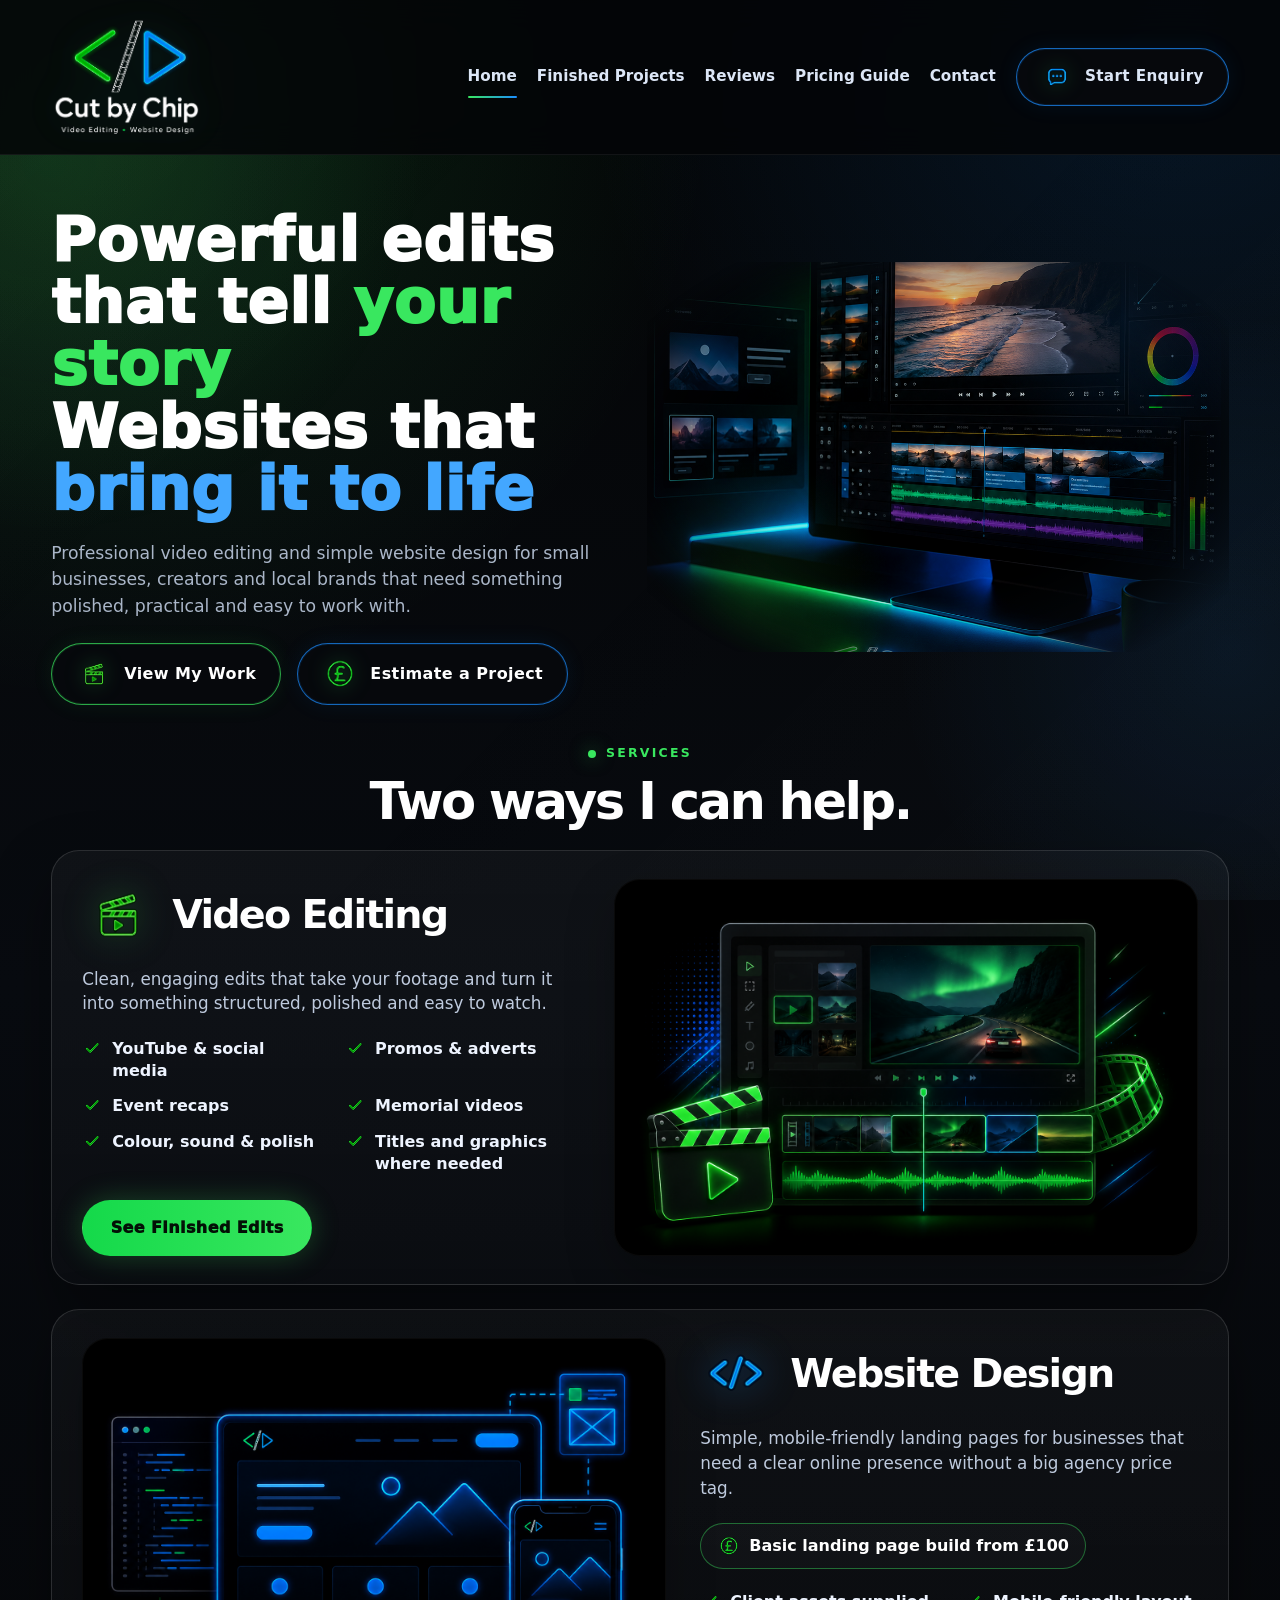
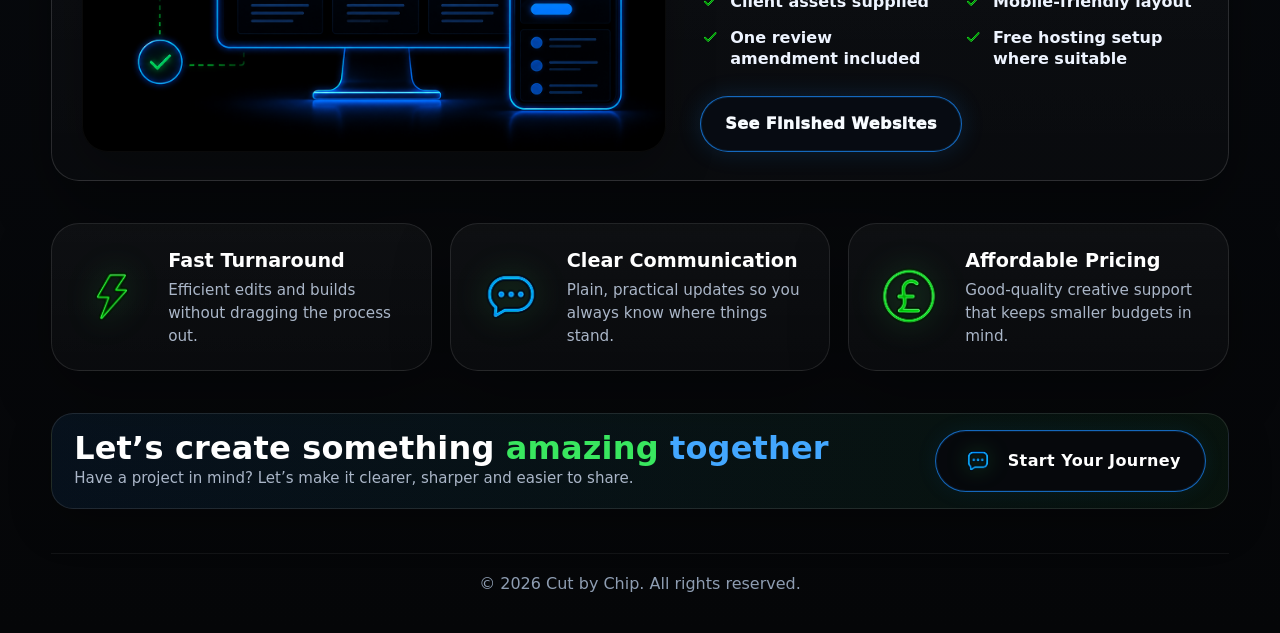
<file: index.html>
<!DOCTYPE html>
<html lang="en">
<head>
  <meta charset="UTF-8" />
  <meta name="viewport" content="width=device-width, initial-scale=1.0" />
  <title>Cut by Chip | Video Editing & Website Design</title>
  <meta name="description" content="Cut by Chip video editing and website design portfolio." />
  <link rel="stylesheet" href="styles.css" />
</head>
<body>
<header class="topbar">
  <div class="wrap nav">
    <a class="brand" href="index.html"><img src="assets/logo.png" alt="Cut by Chip logo"></a>
    <nav class="nav-links" aria-label="Main navigation">
      <a data-nav="home" href="index.html">Home</a>
      <a data-nav="work" href="work.html">Finished Projects</a>
      <a data-nav="reviews" href="reviews.html">Reviews</a>
      <a data-nav="pricing" href="pricing.html">Pricing Guide</a>
      <a data-nav="contact" href="contact.html">Contact</a>
      <a class="btn btn-outline-blue nav-cta" href="mailto:jameschipbutt@hotmail.com?subject=Cut%20by%20Chip%20Enquiry"><img src="assets/icon-message.png" alt="">Start Enquiry</a>
    </nav>
  </div>
</header>
<main class="home-main">
  <section class="hero">
    <div class="wrap hero-grid">
      <div class="hero-copy-panel">
        <h1 class="home-hero-title">
          <span>Powerful edits</span><br>
          <span>that tell <em class="green">your story</em></span><br>
          <span>Websites that</span><br>
          <span><em class="blue">bring it to life</em></span>
        </h1>
        <p class="hero-copy">Professional video editing and simple website design for small businesses, creators and local brands that need something polished, practical and easy to work with.</p>
        <div class="hero-actions">
          <a class="btn btn-outline-green" href="work.html?tab=video"><img src="assets/icon-clapper.png" alt="">View My Work</a>
          <a class="btn btn-outline-blue" href="pricing.html"><img src="assets/icon-pound.png" alt="">Estimate a Project</a>
        </div>
      </div>
      <div class="hero-visual" aria-label="Video editing hero image"></div>
    </div>
  </section>

  <section class="home-services">
    <div class="wrap">
      <div class="section-head home-services-head">
        <div class="kicker">Services</div>
        <h2 class="section-title">Two ways I can help.</h2>
      </div>

      <div class="home-service-stack">
        <article class="card home-service-card video-card-home">
          <div class="home-service-copy">
            <div class="service-title-row">
              <img src="assets/icon-clapper.png" alt="Video editing icon">
              <h3>Video Editing</h3>
            </div>
            <p>Clean, engaging edits that take your footage and turn it into something structured, polished and easy to watch.</p>
            <ul class="ticks home-tick-grid">
              <li><img src="assets/icon-check.png" alt="">YouTube &amp; social media</li>
              <li><img src="assets/icon-check.png" alt="">Promos &amp; adverts</li>
              <li><img src="assets/icon-check.png" alt="">Event recaps</li>
              <li><img src="assets/icon-check.png" alt="">Memorial videos</li>
              <li><img src="assets/icon-check.png" alt="">Colour, sound &amp; polish</li>
              <li><img src="assets/icon-check.png" alt="">Titles and graphics where needed</li>
            </ul>
            <a class="btn btn-home-green home-service-button" href="work.html?tab=video">See Finished Edits</a>
          </div>
          <div class="home-service-art home-video-art" aria-hidden="true"></div>
        </article>

        <article class="card home-service-card web-card-home">
          <div class="home-service-art home-web-art" aria-hidden="true"></div>
          <div class="home-service-copy">
            <div class="service-title-row">
              <img src="assets/icon-code.png" alt="Website design icon">
              <h3>Website Design</h3>
            </div>
            <p>Simple, mobile-friendly landing pages for businesses that need a clear online presence without a big agency price tag.</p>
            <div class="price-badge home-price-badge"><img src="assets/icon-pound.png" alt="">Basic landing page build from £100</div>
            <ul class="ticks home-tick-grid">
              <li><img src="assets/icon-check.png" alt="">Client assets supplied</li>
              <li><img src="assets/icon-check.png" alt="">Mobile-friendly layout</li>
              <li><img src="assets/icon-check.png" alt="">One review amendment included</li>
              <li><img src="assets/icon-check.png" alt="">Free hosting setup where suitable</li>
            </ul>
            <a class="btn btn-home-blue home-service-button" href="work.html?tab=web">See Finished Websites</a>
          </div>
        </article>
      </div>
    </div>
  </section>

  <section class="home-benefits">
    <div class="wrap benefit-grid">
      <article class="card benefit"><img src="assets/icon-lightning.png" alt="Fast turnaround icon"><div><h4>Fast Turnaround</h4><p>Efficient edits and builds without dragging the process out.</p></div></article>
      <article class="card benefit"><img src="assets/icon-chat.png" alt="Clear communication icon"><div><h4>Clear Communication</h4><p>Plain, practical updates so you always know where things stand.</p></div></article>
      <article class="card benefit"><img src="assets/icon-pound.png" alt="Affordable pricing icon"><div><h4>Affordable Pricing</h4><p>Good-quality creative support that keeps smaller budgets in mind.</p></div></article>
    </div>
  </section>

  <section class="thin-cta">
    <div class="wrap thin-cta-panel">
      <div><h2>Let’s create something <span class="green">amazing</span> <span class="blue">together</span></h2><p>Have a project in mind? Let’s make it clearer, sharper and easier to share.</p></div>
      <a class="btn btn-outline-blue" href="contact.html"><img src="assets/icon-message.png" alt="">Start Your Journey</a>
    </div>
  </section>
</main>
<footer class="footer">
  <div class="wrap footer-row footer-simple">
    <span>© 2026 Cut by Chip. All rights reserved.</span>
  </div>
</footer>
<script>document.querySelector('[data-nav="home"]')?.classList.add('active');</script>
<script src="script.js"></script>
</body>
</html>
</file>
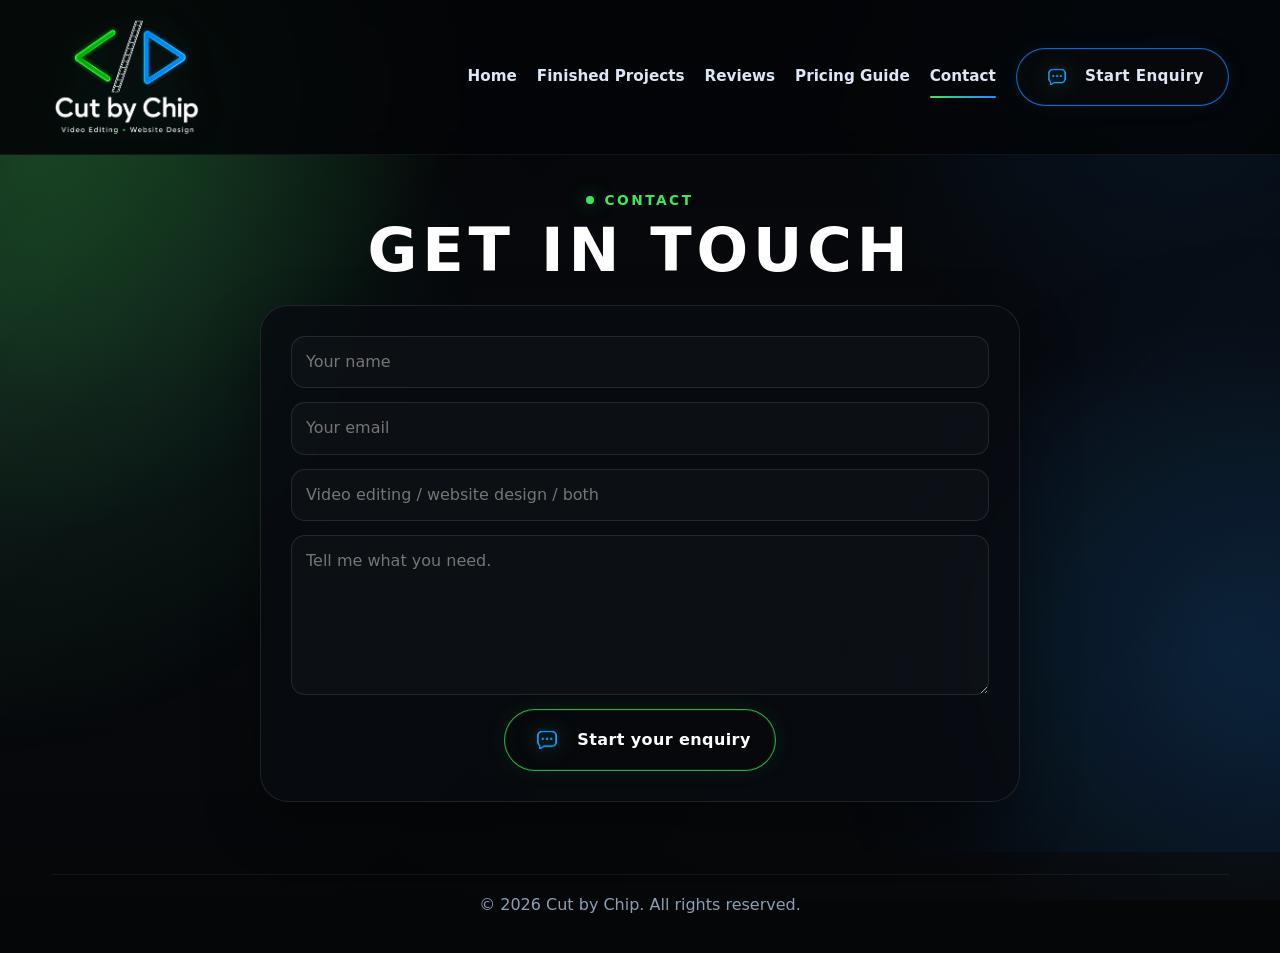
<file: contact.html>
<!DOCTYPE html>
<html lang="en">
<head>
  <meta charset="UTF-8" />
  <meta name="viewport" content="width=device-width, initial-scale=1.0" />
  <title>Cut by Chip | Contact</title>
  <meta name="description" content="Contact Cut by Chip." />
  <link rel="stylesheet" href="styles.css" />
</head>
<body>
<header class="topbar">
  <div class="wrap nav">
    <a class="brand" href="index.html"><img src="assets/logo.png" alt="Cut by Chip logo"></a>
    <nav class="nav-links" aria-label="Main navigation">
      <a data-nav="home" href="index.html">Home</a>
      <a data-nav="work" href="work.html">Finished Projects</a>
      <a data-nav="reviews" href="reviews.html">Reviews</a>
      <a data-nav="pricing" href="pricing.html">Pricing Guide</a>
      <a data-nav="contact" href="contact.html">Contact</a>
      <a class="btn btn-outline-blue nav-cta" href="mailto:jameschipbutt@hotmail.com?subject=Cut%20by%20Chip%20Enquiry"><img src="assets/icon-message.png" alt="">Start Enquiry</a>
    </nav>
  </div>
</header>
<main class="textured-page contact-page">
  <section class="page-hero compact">
    <div class="wrap page-head centered-page-head">
      <div><div class="kicker">Contact</div><h1>GET IN TOUCH</h1></div>
    </div>
  </section>
  <section class="section contact-section">
    <div class="wrap contact-one">
      <article class="card contact-card">
        <form id="contactForm" class="contact-form">
          <input id="name" required placeholder="Your name">
          <input id="email" type="email" required placeholder="Your email">
          <input id="service" placeholder="Video editing / website design / both">
          <textarea id="message" required placeholder="Tell me what you need."></textarea>
          <button class="btn btn-outline-green" type="submit"><img src="assets/icon-message.png" alt="">Start your enquiry</button>
        </form>
      </article>
    </div>
  </section>
</main>
<footer class="footer">
  <div class="wrap footer-row footer-simple">
    <span>© 2026 Cut by Chip. All rights reserved.</span>
  </div>
</footer>
<script>document.querySelector('[data-nav="contact"]')?.classList.add('active');</script>
<script src="script.js"></script>
</body>
</html>
</file>
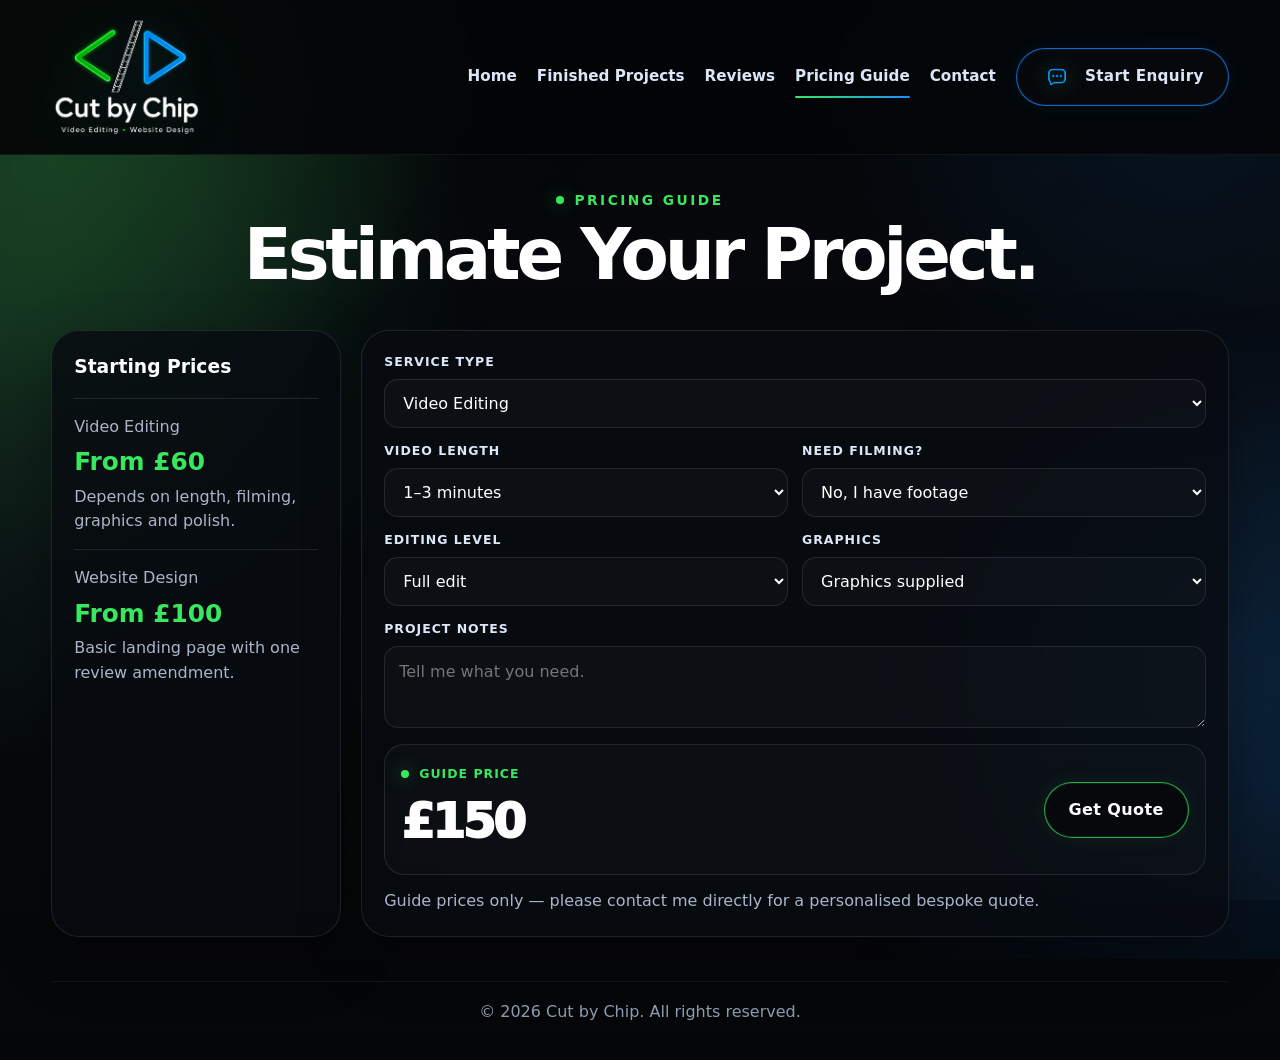
<file: pricing.html>
<!DOCTYPE html>
<html lang="en">
<head>
  <meta charset="UTF-8" />
  <meta name="viewport" content="width=device-width, initial-scale=1.0" />
  <title>Cut by Chip | Pricing Guide</title>
  <meta name="description" content="Cut by Chip pricing estimator." />
  <link rel="stylesheet" href="styles.css" />
</head>
<body>
<header class="topbar">
  <div class="wrap nav">
    <a class="brand" href="index.html"><img src="assets/logo.png" alt="Cut by Chip logo"></a>
    <nav class="nav-links" aria-label="Main navigation">
      <a data-nav="home" href="index.html">Home</a>
      <a data-nav="work" href="work.html">Finished Projects</a>
      <a data-nav="reviews" href="reviews.html">Reviews</a>
      <a data-nav="pricing" href="pricing.html">Pricing Guide</a>
      <a data-nav="contact" href="contact.html">Contact</a>
      <a class="btn btn-outline-blue nav-cta" href="mailto:jameschipbutt@hotmail.com?subject=Cut%20by%20Chip%20Enquiry"><img src="assets/icon-message.png" alt="">Start Enquiry</a>
    </nav>
  </div>
</header>
<main class="pricing-screen textured-page pricing-page">
  <section class="page-hero compact">
    <div class="wrap page-head centered-page-head">
      <div><div class="kicker">Pricing Guide</div><h1>Estimate Your Project.</h1></div>
    </div>
  </section>
  <section class="section" style="padding-bottom:18px">
    <div class="wrap pricing-layout">
      <aside class="card price-list">
        <h3>Starting Prices</h3>
        <div class="price-row"><span>Video Editing</span><strong>From £60</strong><span>Depends on length, filming, graphics and polish.</span></div>
        <div class="price-row"><span>Website Design</span><strong>From £100</strong><span>Basic landing page with one review amendment.</span></div>
      </aside>
      <div class="card estimator">
        <form id="priceForm" class="form-grid">
          <div class="field full"><label for="serviceType">Service Type</label><select id="serviceType"><option value="video">Video Editing</option><option value="web">Website Design</option></select></div>
          <div class="field video-field"><label for="videoLength">Video Length</label><select id="videoLength"><option value="60">Up to 60 seconds</option><option value="95" selected>1–3 minutes</option><option value="140">3–5 minutes</option><option value="220">5–10 minutes</option><option value="320">10+ minutes</option></select></div>
          <div class="field video-field"><label for="filming">Need Filming?</label><select id="filming"><option value="0" selected>No, I have footage</option><option value="100">Yes, basic local filming</option><option value="200">Yes, larger filming session</option></select></div>
          <div class="field video-field"><label for="editLevel">Editing Level</label><select id="editLevel"><option value="0">Basic tidy-up</option><option value="55" selected>Full edit</option><option value="110">Advanced polish</option></select></div>
          <div class="field video-field"><label for="graphics">Graphics</label><select id="graphics"><option value="0" selected>Graphics supplied</option><option value="40">Basic titles created</option><option value="90">Detailed graphics</option></select></div>
          <div class="field web-field hidden"><label for="webPackage">Website Package</label><select id="webPackage"><option value="100" selected>Basic landing page — £100</option></select></div>
          <div class="field web-field hidden"><label for="webRevision">Review Amendment</label><select id="webRevision"><option value="0" selected>1 included</option><option value="25">Additional amendment</option></select></div>
          <div class="field full"><label for="notes">Project Notes</label><textarea id="notes" placeholder="Tell me what you need."></textarea></div>
        </form>
        <div class="estimate-box"><div><div class="kicker" style="letter-spacing:.08em">Guide Price</div><div class="estimate-price" id="estimatePrice">£150</div></div><a class="btn btn-outline-green" id="quoteLink" href="mailto:jameschipbutt@hotmail.com?subject=Cut%20by%20Chip%20Quote%20Request">Get Quote</a></div>
        <p class="disclaimer">Guide prices only — please contact me directly for a personalised bespoke quote.</p>
      </div>
    </div>
  </section>
</main>
<footer class="footer">
  <div class="wrap footer-row footer-simple">
    <span>© 2026 Cut by Chip. All rights reserved.</span>
  </div>
</footer>
<script>document.querySelector('[data-nav="pricing"]')?.classList.add('active');</script>
<script src="script.js"></script>
</body>
</html>
</file>
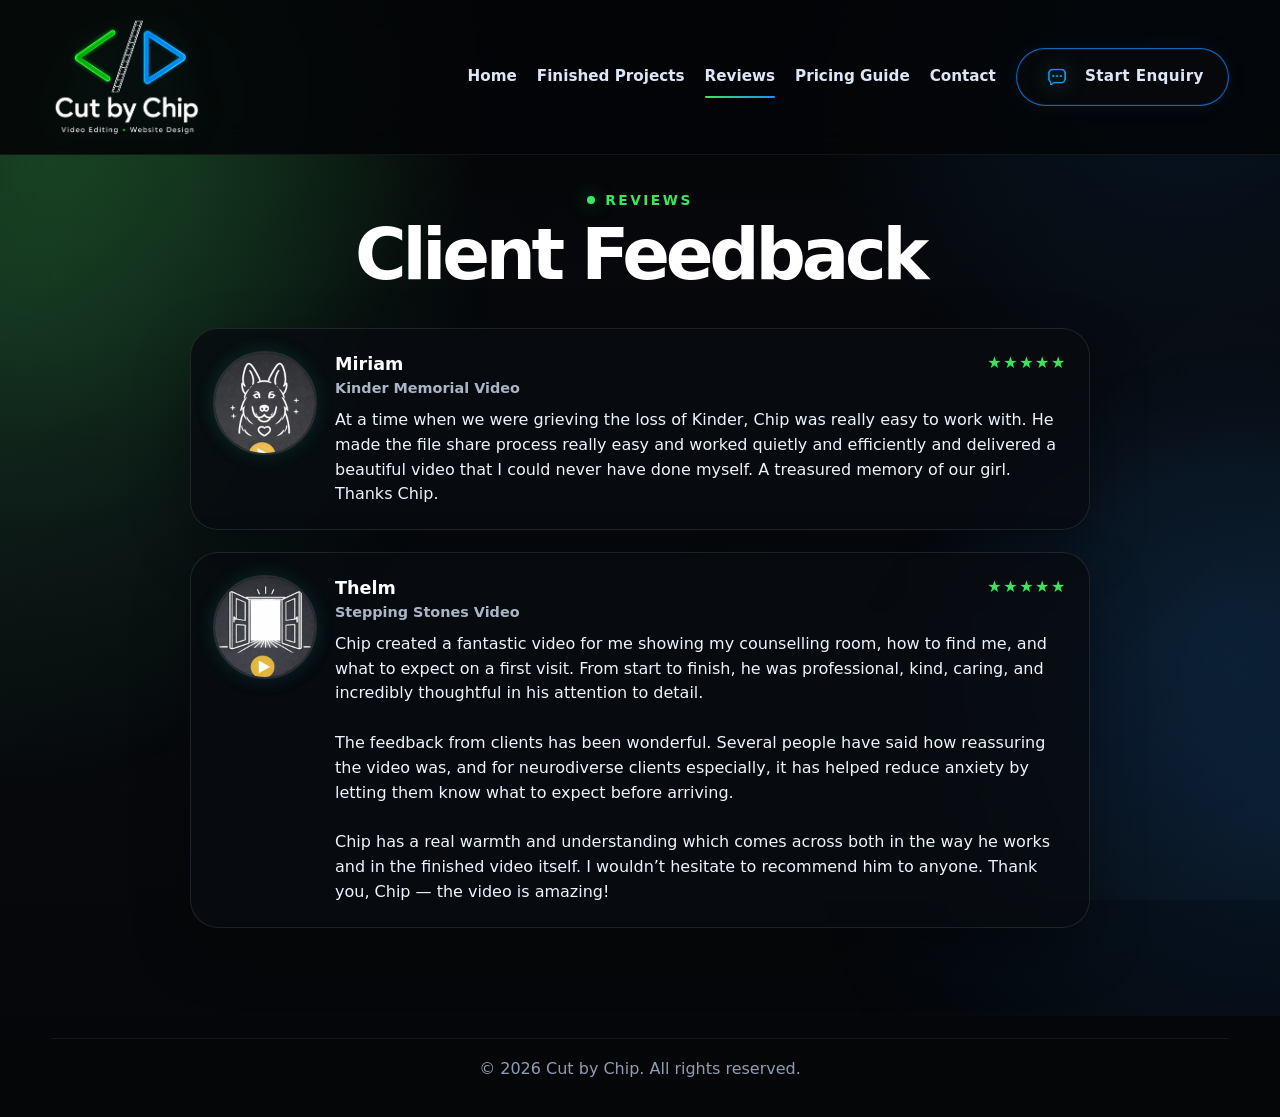
<file: reviews.html>
<!DOCTYPE html>
<html lang="en">
<head>
  <meta charset="UTF-8" />
  <meta name="viewport" content="width=device-width, initial-scale=1.0" />
  <title>Cut by Chip | Reviews</title>
  <meta name="description" content="Cut by Chip client reviews." />
  <link rel="stylesheet" href="styles.css" />
</head>
<body>
<header class="topbar">
  <div class="wrap nav">
    <a class="brand" href="index.html"><img src="assets/logo.png" alt="Cut by Chip logo"></a>
    <nav class="nav-links" aria-label="Main navigation">
      <a data-nav="home" href="index.html">Home</a>
      <a data-nav="work" href="work.html">Finished Projects</a>
      <a data-nav="reviews" href="reviews.html">Reviews</a>
      <a data-nav="pricing" href="pricing.html">Pricing Guide</a>
      <a data-nav="contact" href="contact.html">Contact</a>
      <a class="btn btn-outline-blue nav-cta" href="mailto:jameschipbutt@hotmail.com?subject=Cut%20by%20Chip%20Enquiry"><img src="assets/icon-message.png" alt="">Start Enquiry</a>
    </nav>
  </div>
</header>
<main class="reviews-shell textured-page reviews-page">
  <section class="page-hero compact">
    <div class="wrap page-head centered-page-head">
      <div><div class="kicker">Reviews</div><h1>Client Feedback</h1></div>
    </div>
  </section>
  <section class="section reviews-section">
    <div class="wrap reviews-scroll google-review-style">
      <article class="card review-card review-card-google">
        <img class="review-avatar" src="assets/review-kinder.png" alt="Kinder memorial artwork">
        <div class="review-content">
          <div class="review-topline"><div><strong>Miriam</strong><span>Kinder Memorial Video</span></div><div class="stars">★★★★★</div></div>
          <blockquote>At a time when we were grieving the loss of Kinder, Chip was really easy to work with. He made the file share process really easy and worked quietly and efficiently and delivered a beautiful video that I could never have done myself. A treasured memory of our girl. Thanks Chip.</blockquote>
        </div>
      </article>
      <article class="card review-card review-card-google">
        <img class="review-avatar" src="assets/review-stepping-stones.png" alt="Stepping Stones entrance artwork">
        <div class="review-content">
          <div class="review-topline"><div><strong>Thelm</strong><span>Stepping Stones Video</span></div><div class="stars">★★★★★</div></div>
          <blockquote>Chip created a fantastic video for me showing my counselling room, how to find me, and what to expect on a first visit. From start to finish, he was professional, kind, caring, and incredibly thoughtful in his attention to detail.<br><br>The feedback from clients has been wonderful. Several people have said how reassuring the video was, and for neurodiverse clients especially, it has helped reduce anxiety by letting them know what to expect before arriving.<br><br>Chip has a real warmth and understanding which comes across both in the way he works and in the finished video itself. I wouldn’t hesitate to recommend him to anyone. Thank you, Chip — the video is amazing!</blockquote>
        </div>
      </article>
    </div>
  </section>
</main>
<footer class="footer">
  <div class="wrap footer-row footer-simple">
    <span>© 2026 Cut by Chip. All rights reserved.</span>
  </div>
</footer>
<script>document.querySelector('[data-nav="reviews"]')?.classList.add('active');</script>
<script src="script.js"></script>
</body>
</html>
</file>
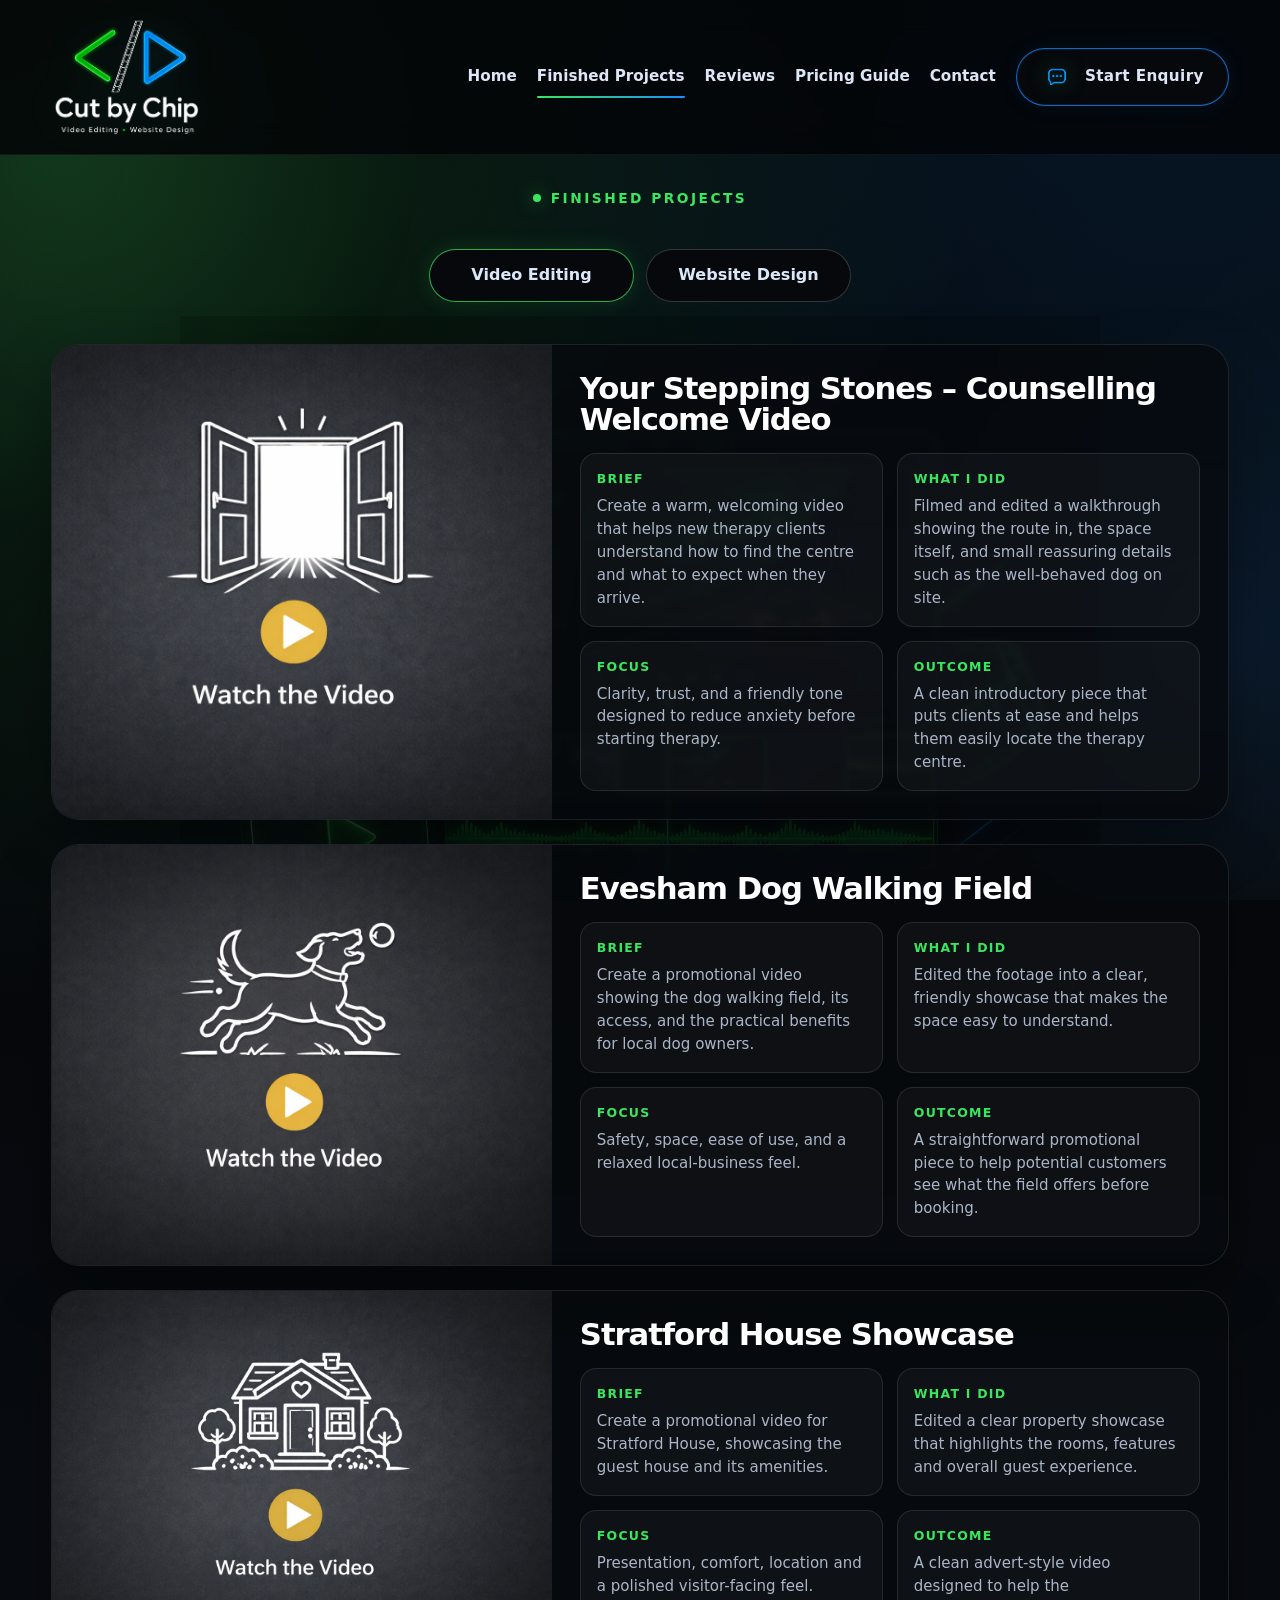
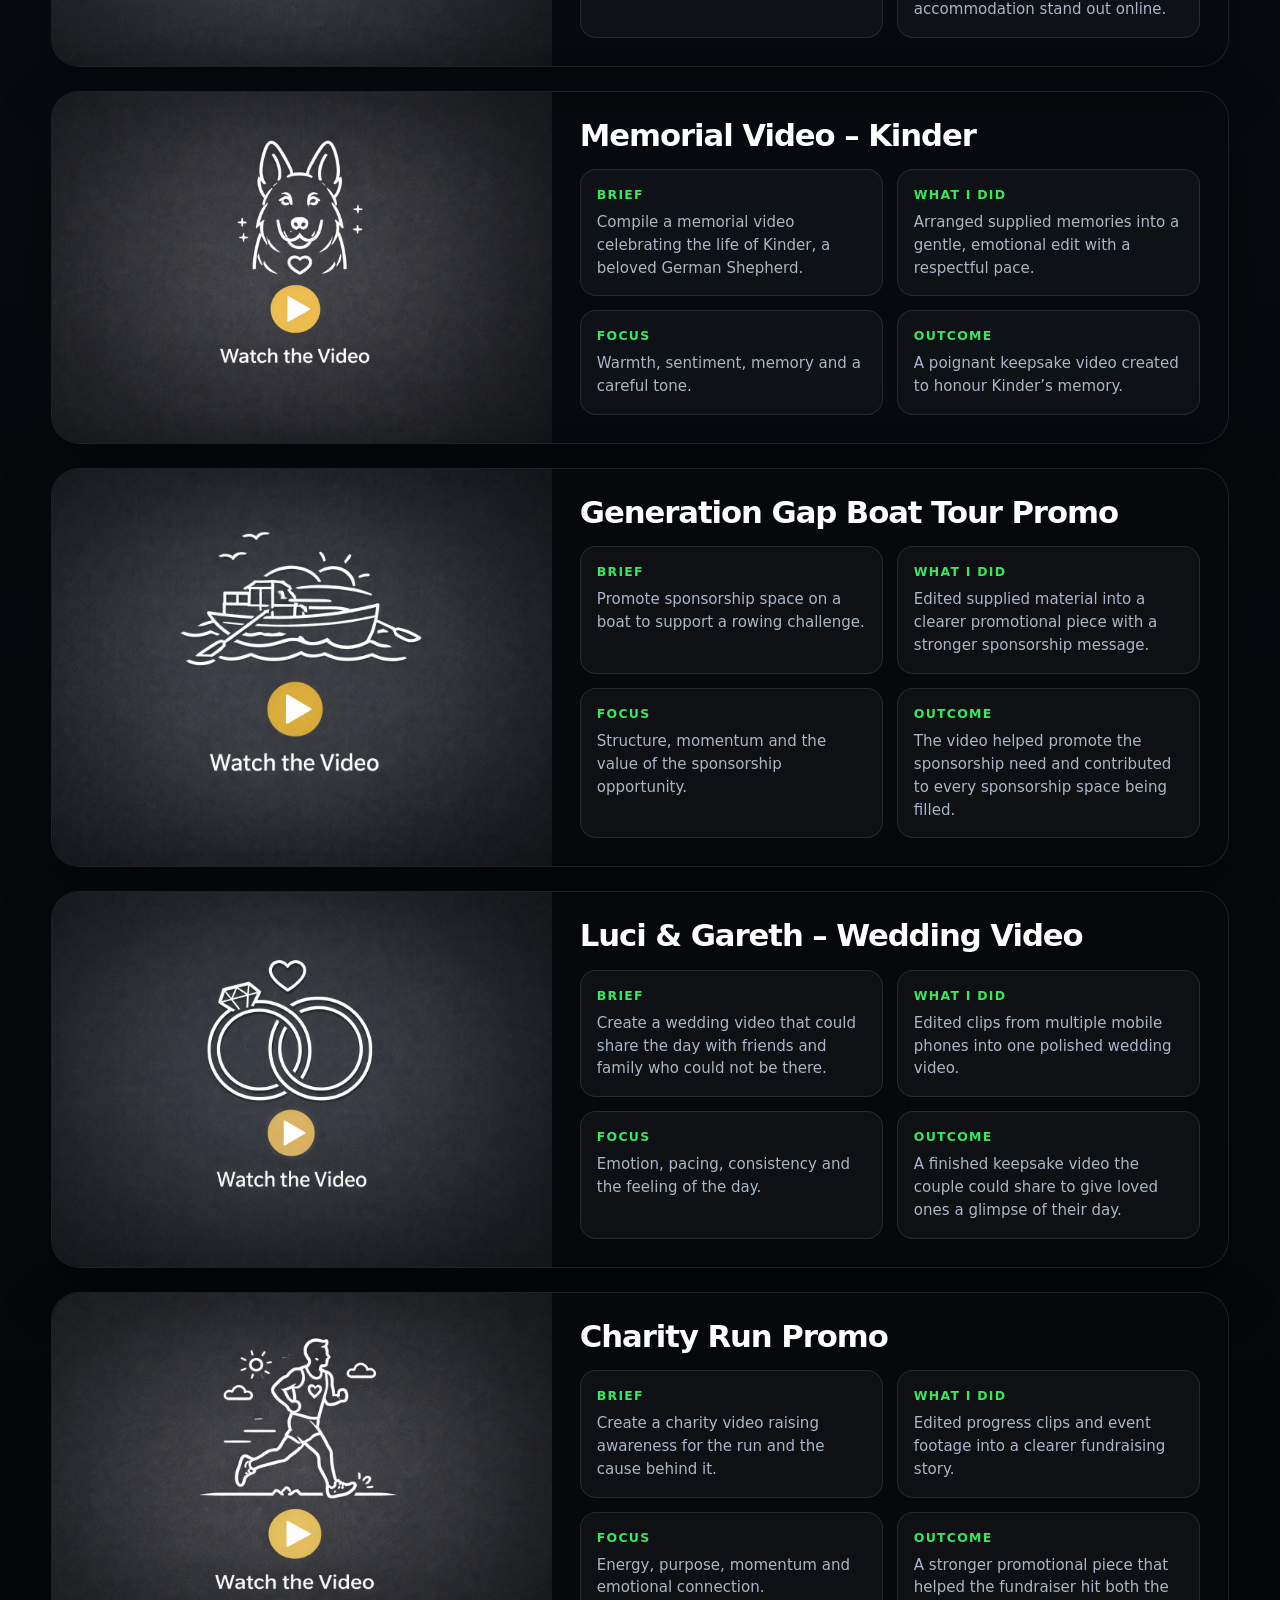
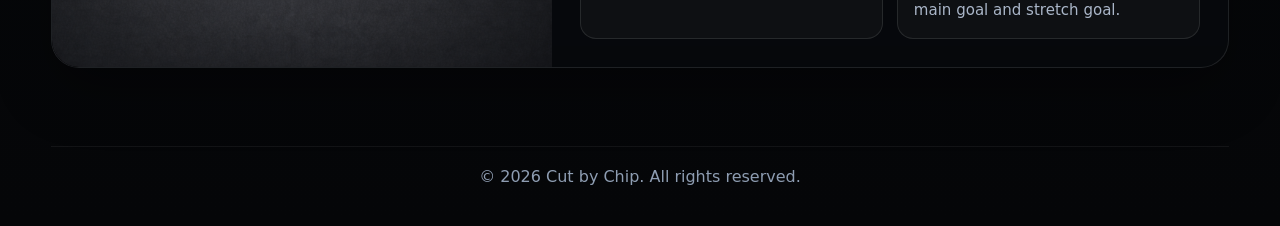
<file: work.html>
<!DOCTYPE html>
<html lang="en">
<head>
  <meta charset="UTF-8" />
  <meta name="viewport" content="width=device-width, initial-scale=1.0" />
  <title>Cut by Chip | Finished Projects</title>
  <meta name="description" content="Cut by Chip finished video editing and website design projects." />
  <link rel="stylesheet" href="styles.css" />
</head>
<body>
<header class="topbar">
  <div class="wrap nav">
    <a class="brand" href="index.html"><img src="assets/logo.png" alt="Cut by Chip logo"></a>
    <nav class="nav-links" aria-label="Main navigation">
      <a data-nav="home" href="index.html">Home</a>
      <a data-nav="work" href="work.html">Finished Projects</a>
      <a data-nav="reviews" href="reviews.html">Reviews</a>
      <a data-nav="pricing" href="pricing.html">Pricing Guide</a>
      <a data-nav="contact" href="contact.html">Contact</a>
      <a class="btn btn-outline-blue nav-cta" href="mailto:jameschipbutt@hotmail.com?subject=Cut%20by%20Chip%20Enquiry"><img src="assets/icon-message.png" alt="">Start Enquiry</a>
    </nav>
  </div>
</header>
<main>
  <section class="page-hero compact finished-projects-head">
    <div class="wrap page-head centered-page-head">
      <div><div class="kicker">Finished Projects</div></div>
    </div>
  </section>
  <section class="section">
    <div class="wrap">
      <div class="work-tabs centered-tabs" role="tablist" aria-label="Work categories">
        <button class="tab-btn active" type="button" data-tab="video">Video Editing</button>
        <button class="tab-btn" type="button" data-tab="web">Website Design</button>
      </div>
      <div id="video" class="tab-panel active work-bg video-bg" role="tabpanel">
        <div class="portfolio-grid">
          <article class="card project">
            <div class="project-media"><button class="video-thumb open-video" type="button" data-title="Your Stepping Stones – Counselling Welcome Video" data-video="https://drive.google.com/file/d/1EbyOdz7UIJeAGkJyK-dYZmCHDOv0X0n6/preview" data-ratio="portrait"><img src="assets/Stepping Stones Entry Video - V1.png" alt="Thumbnail for Your Stepping Stones counselling welcome video"></button></div>
            <div class="project-body"><h3 class="project-title">Your Stepping Stones – Counselling Welcome Video</h3><div class="project-grid">
              <div class="project-box"><h4>Brief</h4><p>Create a warm, welcoming video that helps new therapy clients understand how to find the centre and what to expect when they arrive.</p></div>
              <div class="project-box"><h4>What I did</h4><p>Filmed and edited a walkthrough showing the route in, the space itself, and small reassuring details such as the well-behaved dog on site.</p></div>
              <div class="project-box"><h4>Focus</h4><p>Clarity, trust, and a friendly tone designed to reduce anxiety before starting therapy.</p></div>
              <div class="project-box"><h4>Outcome</h4><p>A clean introductory piece that puts clients at ease and helps them easily locate the therapy centre.</p></div>
            </div></div>
          </article>

          <article class="card project">
            <div class="project-media"><button class="video-thumb open-video" type="button" data-title="Evesham Dog Walking Field" data-video="https://drive.google.com/file/d/17RS3FLET6fv_cbbs9uE1Owv-VKmG5P88/preview" data-ratio="landscape"><img src="assets/Evesham Dog Walking Field.png" alt="Thumbnail for Evesham Dog Walking Field"></button></div>
            <div class="project-body"><h3 class="project-title">Evesham Dog Walking Field</h3><div class="project-grid">
              <div class="project-box"><h4>Brief</h4><p>Create a promotional video showing the dog walking field, its access, and the practical benefits for local dog owners.</p></div>
              <div class="project-box"><h4>What I did</h4><p>Edited the footage into a clear, friendly showcase that makes the space easy to understand.</p></div>
              <div class="project-box"><h4>Focus</h4><p>Safety, space, ease of use, and a relaxed local-business feel.</p></div>
              <div class="project-box"><h4>Outcome</h4><p>A straightforward promotional piece to help potential customers see what the field offers before booking.</p></div>
            </div></div>
          </article>

          <article class="card project">
            <div class="project-media"><button class="video-thumb open-video" type="button" data-title="Stratford House Showcase" data-video="https://drive.google.com/file/d/1gGcUlahpTm7bW4P-dLCfvPLK-rkNEK5A/preview" data-ratio="landscape"><img src="assets/Stratford House Avert.png" alt="Thumbnail for Stratford House Showcase"></button></div>
            <div class="project-body"><h3 class="project-title">Stratford House Showcase</h3><div class="project-grid">
              <div class="project-box"><h4>Brief</h4><p>Create a promotional video for Stratford House, showcasing the guest house and its amenities.</p></div>
              <div class="project-box"><h4>What I did</h4><p>Edited a clear property showcase that highlights the rooms, features and overall guest experience.</p></div>
              <div class="project-box"><h4>Focus</h4><p>Presentation, comfort, location and a polished visitor-facing feel.</p></div>
              <div class="project-box"><h4>Outcome</h4><p>A clean advert-style video designed to help the accommodation stand out online.</p></div>
            </div></div>
          </article>

          <article class="card project">
            <div class="project-media"><button class="video-thumb open-video" type="button" data-title="Memorial Video – Kinder" data-video="https://drive.google.com/file/d/1UpvSkLxGGR1I4c-qPZ8_9NTL_9-y2vKw/preview" data-ratio="portrait"><img src="assets/Kinder Cauvin - 27.10.2021.png" alt="Thumbnail for Memorial Video – Kinder"></button></div>
            <div class="project-body"><h3 class="project-title">Memorial Video – Kinder</h3><div class="project-grid">
              <div class="project-box"><h4>Brief</h4><p>Compile a memorial video celebrating the life of Kinder, a beloved German Shepherd.</p></div>
              <div class="project-box"><h4>What I did</h4><p>Arranged supplied memories into a gentle, emotional edit with a respectful pace.</p></div>
              <div class="project-box"><h4>Focus</h4><p>Warmth, sentiment, memory and a careful tone.</p></div>
              <div class="project-box"><h4>Outcome</h4><p>A poignant keepsake video created to honour Kinder’s memory.</p></div>
            </div></div>
          </article>

          <article class="card project">
            <div class="project-media"><button class="video-thumb open-video" type="button" data-title="Generation Gap Boat Tour Promo" data-video="https://drive.google.com/file/d/13VmWJvdCIgjOQJO21zvY0tBAI-9WvF_C/preview" data-ratio="landscape"><img src="assets/Generation Gap Boat Tour V2.png" alt="Thumbnail for Generation Gap Boat Tour Promo"></button></div>
            <div class="project-body"><h3 class="project-title">Generation Gap Boat Tour Promo</h3><div class="project-grid">
              <div class="project-box"><h4>Brief</h4><p>Promote sponsorship space on a boat to support a rowing challenge.</p></div>
              <div class="project-box"><h4>What I did</h4><p>Edited supplied material into a clearer promotional piece with a stronger sponsorship message.</p></div>
              <div class="project-box"><h4>Focus</h4><p>Structure, momentum and the value of the sponsorship opportunity.</p></div>
              <div class="project-box"><h4>Outcome</h4><p>The video helped promote the sponsorship need and contributed to every sponsorship space being filled.</p></div>
            </div></div>
          </article>

          <article class="card project">
            <div class="project-media"><button class="video-thumb open-video" type="button" data-title="Luci & Gareth – Wedding Video" data-video="https://drive.google.com/file/d/11SB8SGtIt9UQn6nVxgYTV30zDntxe753/preview" data-ratio="landscape"><img src="assets/Luci & Gareth's Wedding Video.png" alt="Thumbnail for Luci and Gareth wedding video"></button></div>
            <div class="project-body"><h3 class="project-title">Luci &amp; Gareth – Wedding Video</h3><div class="project-grid">
              <div class="project-box"><h4>Brief</h4><p>Create a wedding video that could share the day with friends and family who could not be there.</p></div>
              <div class="project-box"><h4>What I did</h4><p>Edited clips from multiple mobile phones into one polished wedding video.</p></div>
              <div class="project-box"><h4>Focus</h4><p>Emotion, pacing, consistency and the feeling of the day.</p></div>
              <div class="project-box"><h4>Outcome</h4><p>A finished keepsake video the couple could share to give loved ones a glimpse of their day.</p></div>
            </div></div>
          </article>

          <article class="card project">
            <div class="project-media"><button class="video-thumb open-video" type="button" data-title="Charity Run Promo" data-video="https://drive.google.com/file/d/1moEB5-IuMwiAC7WVwQLJJOEQ_XvR8FWo/preview" data-ratio="square"><img src="assets/Simon's 24 Hour Run.png" alt="Thumbnail for Charity Run Promo"></button></div>
            <div class="project-body"><h3 class="project-title">Charity Run Promo</h3><div class="project-grid">
              <div class="project-box"><h4>Brief</h4><p>Create a charity video raising awareness for the run and the cause behind it.</p></div>
              <div class="project-box"><h4>What I did</h4><p>Edited progress clips and event footage into a clearer fundraising story.</p></div>
              <div class="project-box"><h4>Focus</h4><p>Energy, purpose, momentum and emotional connection.</p></div>
              <div class="project-box"><h4>Outcome</h4><p>A stronger promotional piece that helped the fundraiser hit both the main goal and stretch goal.</p></div>
            </div></div>
          </article>
        </div>
      </div>

      <div id="web" class="tab-panel work-bg web-bg" role="tabpanel">
        <div class="web-grid">
          <article class="card web-showcase">
            <div class="web-preview"><iframe src="https://angelsanddemonspiercing.netlify.app/" title="Angels and Demons Piercing Studio website preview"></iframe></div>
            <h3>Angels &amp; Demons Piercing Studio</h3>
            <p>A clean, mobile-friendly website built for a local piercing studio, focused on clear contact routes, reviews, location details and a simple booking journey.</p>
            <div class="price-badge"><img src="assets/icon-pound.png" alt="">Basic landing page style build from £100</div>
            <ul class="ticks">
              <li><img src="assets/icon-check.png" alt="">Mobile-friendly layout</li>
              <li><img src="assets/icon-check.png" alt="">Clear service presentation</li>
              <li><img src="assets/icon-check.png" alt="">Free hosting service used</li>
              <li><img src="assets/icon-check.png" alt="">Client-focused contact buttons</li>
            </ul>
            <a class="btn btn-outline-blue" href="https://angelsanddemonspiercing.netlify.app/" target="_blank" rel="noopener"><img src="assets/icon-code.png" alt="">View Live Website</a>
          </article>
          <article class="card web-showcase">
            <div class="web-preview static" style="background-image:url('assets/service-web.png')"></div>
            <h3>Basic Landing Page Package</h3>
            <p>A straightforward one-page website for small businesses, local services and personal brands who need a cleaner online presence.</p>
            <div class="price-badge"><img src="assets/icon-pound.png" alt="">Guide price: £100</div>
            <ul class="ticks">
              <li><img src="assets/icon-check.png" alt="">Client assets supplied</li>
              <li><img src="assets/icon-check.png" alt="">One review amendment included</li>
              <li><img src="assets/icon-check.png" alt="">Clear call-to-action</li>
              <li><img src="assets/icon-check.png" alt="">Free hosting setup where suitable</li>
            </ul>
          </article>
        </div>
      </div>
    </div>
  </section>
  <div class="modal" id="videoModal" aria-hidden="true"><div class="modal-panel" id="modalPanel"><div class="modal-top"><h3 class="modal-title" id="modalTitle">Video Viewer</h3><button class="modal-close" id="closeModal" type="button">Close</button></div><div class="modal-video landscape" id="modalVideo"></div></div></div>
</main>
<footer class="footer">
  <div class="wrap footer-row footer-simple">
    <span>© 2026 Cut by Chip. All rights reserved.</span>
  </div>
</footer>
<script>document.querySelector('[data-nav="work"]')?.classList.add('active');</script>
<script src="script.js"></script>
</body>
</html>
</file>
<file: styles.css>
:root{
  --bg:#050608;
  --bg2:#080b10;
  --panel:#0b0f16;
  --panel2:#101720;
  --line:rgba(255,255,255,.10);
  --line2:rgba(255,255,255,.18);
  --text:#fff;
  --muted:#aab6c8;
  --green:#39e75f;
  --green2:#12c940;
  --blue:#1b8dff;
  --blue2:#43a7ff;
  --radius:28px;
  --max:1180px;
}
*{box-sizing:border-box}
html{scroll-behavior:smooth}
body{margin:0;font-family:Inter,system-ui,-apple-system,BlinkMacSystemFont,"Segoe UI",sans-serif;background:radial-gradient(circle at 8% 4%,rgba(57,231,95,.14),transparent 25%),radial-gradient(circle at 92% 2%,rgba(27,141,255,.13),transparent 24%),linear-gradient(180deg,#030405,#080b10 44%,#050608);color:var(--text);line-height:1.52}
img{max-width:100%;display:block}a{color:inherit;text-decoration:none}button,input,select,textarea{font:inherit}.wrap{width:min(92vw,var(--max));margin:0 auto}.green{color:var(--green)}.blue{color:var(--blue2)}
.topbar{position:sticky;top:0;z-index:50;background:rgba(4,5,7,.86);border-bottom:1px solid rgba(255,255,255,.06);backdrop-filter:blur(16px)}
.nav{min-height:96px;display:flex;align-items:center;justify-content:space-between;gap:20px;padding:10px 0}.brand img{height:74px;width:auto;filter:drop-shadow(0 0 18px rgba(57,231,95,.10)) drop-shadow(0 0 18px rgba(27,141,255,.10))}.nav-links{display:flex;align-items:center;gap:24px;flex-wrap:wrap}.nav-links a{color:#dce6f6;font-weight:760;font-size:.95rem;position:relative}.nav-links a.active::after,.nav-links a:not(.btn):hover::after{content:"";position:absolute;left:0;right:0;bottom:-9px;height:2px;border-radius:999px;background:linear-gradient(90deg,var(--green),var(--blue))}
.btn{display:inline-flex;align-items:center;justify-content:center;gap:10px;min-height:48px;padding:12px 22px;border-radius:999px;border:1.5px solid var(--line);font-weight:850;cursor:pointer;transition:.18s ease;white-space:nowrap;background:#06080c;color:#fff}.btn:hover{transform:translateY(-2px);box-shadow:0 18px 34px rgba(0,0,0,.28)}.btn img{width:24px;height:24px;object-fit:contain;filter:drop-shadow(0 0 10px rgba(57,231,95,.28))}.btn-outline-green{border-color:rgba(57,231,95,.72);box-shadow:inset 0 0 0 1px rgba(57,231,95,.12),0 0 22px rgba(57,231,95,.08)}.btn-outline-blue{border-color:rgba(27,141,255,.72);box-shadow:inset 0 0 0 1px rgba(27,141,255,.12),0 0 22px rgba(27,141,255,.08)}.btn-blue{border-color:rgba(27,141,255,.72);box-shadow:inset 0 0 0 1px rgba(27,141,255,.12),0 0 22px rgba(27,141,255,.08)}.btn-primary{border-color:rgba(57,231,95,.72);box-shadow:inset 0 0 0 1px rgba(57,231,95,.12),0 0 22px rgba(57,231,95,.08)}.btn-secondary{border-color:rgba(27,141,255,.72);box-shadow:inset 0 0 0 1px rgba(27,141,255,.12),0 0 22px rgba(27,141,255,.08)}
.card{background:linear-gradient(180deg,rgba(255,255,255,.035),rgba(255,255,255,.018));border:1px solid var(--line);border-radius:var(--radius);box-shadow:0 22px 58px rgba(0,0,0,.32)}.kicker{display:inline-flex;align-items:center;gap:10px;color:var(--green);letter-spacing:.16em;text-transform:uppercase;font-weight:900;font-size:.78rem}.kicker::before{content:"";width:8px;height:8px;border-radius:50%;background:var(--green);box-shadow:0 0 18px rgba(57,231,95,.55)}.section-title{font-size:clamp(2rem,4vw,3.6rem);line-height:1.02;letter-spacing:-.05em;margin:10px 0 12px}.section-copy{color:var(--muted);font-size:1.04rem;margin:0 auto;max-width:760px}.section{padding:26px 0 50px}
.home-main{min-height:calc(100vh - 96px);display:flex;flex-direction:column}.hero{padding:clamp(26px,4.5vw,58px) 0 18px}.hero-grid{display:grid;grid-template-columns:.95fr 1.05fr;gap:40px;align-items:center}.hero-logo{width:min(455px,90%);margin:0 0 22px;filter:drop-shadow(0 0 20px rgba(27,141,255,.08)) drop-shadow(0 0 22px rgba(57,231,95,.08))}.hero h1{font-size:clamp(2.85rem,5.8vw,5.35rem);line-height:.98;letter-spacing:-.06em;margin:0 0 18px;font-weight:950}.hero-copy{color:var(--muted);font-size:1.12rem;max-width:640px;margin:0 0 26px}.hero-actions{display:flex;gap:16px;flex-wrap:wrap}.hero-visual{position:relative;min-height:430px;background:url('assets/hero-editor.png') center/cover no-repeat;filter:drop-shadow(0 30px 80px rgba(0,0,0,.46));-webkit-mask-image:radial-gradient(ellipse at center, black 54%, rgba(0,0,0,.9) 66%, transparent 83%);mask-image:radial-gradient(ellipse at center, black 54%, rgba(0,0,0,.9) 66%, transparent 83%)}.hero-visual::after{content:"";position:absolute;inset:0;background:radial-gradient(circle at 18% 85%,rgba(57,231,95,.12),transparent 24%),radial-gradient(circle at 82% 15%,rgba(27,141,255,.13),transparent 24%);pointer-events:none}
.home-services{padding:16px 0 20px}.home-services .section-head{text-align:center;margin-bottom:18px}.service-teaser-grid{display:grid;grid-template-columns:1fr 1fr;gap:18px}.service-teaser{display:grid;grid-template-columns:1fr 230px;gap:18px;align-items:center;padding:22px}.service-teaser h3{font-size:1.75rem;margin:0 0 8px}.service-teaser p{color:var(--muted);margin:0 0 16px}.service-teaser .service-art{min-height:190px;background:center/cover no-repeat;-webkit-mask-image:radial-gradient(ellipse at center, black 52%, transparent 82%);mask-image:radial-gradient(ellipse at center, black 52%, transparent 82%);filter:drop-shadow(0 18px 38px rgba(0,0,0,.34))}.service-video-art{background-image:url('assets/service-video.png')}.service-web-art{background-image:url('assets/service-web.png')}.service-teaser .btn{width:210px}
.home-benefits{padding:18px 0 28px}.benefit-grid{display:grid;grid-template-columns:repeat(3,1fr);gap:18px}.benefit{padding:22px;display:flex;align-items:center;gap:18px}.benefit img{width:66px;height:66px;object-fit:contain;filter:drop-shadow(0 0 16px rgba(57,231,95,.22))}.benefit h4{font-size:1.2rem;margin:0 0 4px}.benefit p{color:var(--muted);margin:0;font-size:.95rem}.thin-cta{margin-top:auto;padding:14px 0 22px}.thin-cta-panel{display:flex;align-items:center;justify-content:space-between;gap:18px;padding:16px 22px;border-radius:22px;border:1px solid var(--line);background:linear-gradient(90deg,rgba(27,141,255,.08),rgba(57,231,95,.06));box-shadow:0 16px 42px rgba(0,0,0,.26)}.thin-cta-panel h2{font-size:clamp(1.25rem,2.7vw,2rem);line-height:1;letter-spacing:-.04em;margin:0}.thin-cta-panel p{margin:3px 0 0;color:var(--muted);font-size:.94rem}
.page-hero{padding:38px 0 22px}.page-hero.compact{padding:30px 0 14px}.page-head{display:flex;justify-content:space-between;align-items:flex-end;gap:22px}.page-head h1{font-size:clamp(2.5rem,5.5vw,4.8rem);line-height:.98;letter-spacing:-.06em;margin:8px 0 0}.page-head p{color:var(--muted);max-width:640px;margin:0}
.work-tabs{display:flex;gap:12px;flex-wrap:wrap;margin:0 0 20px}.tab-btn{border:1.5px solid var(--line2);background:#06080c;color:#dce7f8;border-radius:999px;padding:13px 22px;font-weight:900;cursor:pointer;min-width:180px}.tab-btn.active[data-tab="video"]{border-color:rgba(57,231,95,.72);box-shadow:0 0 22px rgba(57,231,95,.12)}.tab-btn.active[data-tab="web"]{border-color:rgba(27,141,255,.72);box-shadow:0 0 22px rgba(27,141,255,.12)}.tab-panel{display:none}.tab-panel.active{display:block}.work-visual{height:230px;margin:0 0 24px;background:center/cover no-repeat;-webkit-mask-image:radial-gradient(ellipse at center, black 54%, transparent 84%);mask-image:radial-gradient(ellipse at center, black 54%, transparent 84%);filter:drop-shadow(0 25px 60px rgba(0,0,0,.36))}.work-visual.video{background-image:url('assets/service-video.png')}.work-visual.web{background-image:url('assets/service-web.png')}.portfolio-grid{display:grid;gap:24px}.project{display:grid;grid-template-columns:minmax(300px,.85fr) minmax(0,1.15fr);overflow:hidden}.project-media{background:#000;min-height:310px}.video-thumb{display:block;width:100%;height:100%;border:0;padding:0;margin:0;background:#000;cursor:pointer}.video-thumb img{width:100%;height:100%;min-height:310px;object-fit:cover}.project-body{padding:28px}.project-title{font-size:clamp(1.55rem,2.4vw,2.3rem);line-height:1.02;letter-spacing:-.035em;margin:0 0 18px}.project-grid{display:grid;grid-template-columns:repeat(2,minmax(0,1fr));gap:14px}.project-box{padding:16px;border:1px solid var(--line);border-radius:16px;background:rgba(255,255,255,.025)}.project-box h4{margin:0 0 6px;color:var(--green);font-size:.78rem;letter-spacing:.1em;text-transform:uppercase}.project-box p{margin:0;color:var(--muted);font-size:.94rem}.web-grid{display:grid;grid-template-columns:1.2fr .8fr;gap:22px}.web-showcase{padding:22px}.web-showcase h3{font-size:1.7rem;margin:16px 0 8px}.web-showcase p{color:var(--muted);margin:0 0 14px}.web-preview{height:360px;border-radius:20px;overflow:hidden;background:#050608;border:1px solid var(--line);position:relative}.web-preview iframe{width:100%;height:100%;border:0;transform:scale(.75);transform-origin:top left;width:133.333%;height:133.333%;background:#fff}.web-preview.static{background:center/cover no-repeat;-webkit-mask-image:radial-gradient(ellipse at center, black 64%, transparent 95%);mask-image:radial-gradient(ellipse at center, black 64%, transparent 95%);border:0}.price-badge{display:inline-flex;align-items:center;gap:8px;padding:10px 14px;border-radius:999px;border:1px solid rgba(57,231,95,.32);background:rgba(255,255,255,.02);font-weight:850}.price-badge img{width:22px;height:22px;object-fit:contain}.ticks{list-style:none;margin:16px 0;padding:0;display:grid;gap:10px}.ticks li{display:flex;align-items:center;gap:10px;color:#dce7f8}.ticks img{width:20px;height:20px;object-fit:contain}
.reviews-shell{height:calc(100vh - 96px);display:flex;flex-direction:column}.reviews-scroll{display:flex;gap:18px;overflow-x:auto;scroll-snap-type:x mandatory;padding:8px 0 24px}.review-card{flex:0 0 min(390px,84vw);scroll-snap-align:start;padding:24px;min-height:300px}.review-card .stars{color:var(--green);letter-spacing:.15em;margin-bottom:14px}.review-card blockquote{margin:0;color:#edf4ff;font-size:1.02rem}.review-card footer{margin-top:18px;color:var(--muted);font-weight:800}.pricing-screen{min-height:calc(100vh - 96px)}.pricing-layout{display:grid;grid-template-columns:290px 1fr;gap:20px}.price-list{padding:22px}.price-list h3{margin:0 0 16px}.price-row{display:grid;gap:4px;padding:16px 0;border-top:1px solid var(--line)}.price-row strong{font-size:1.55rem;color:var(--green)}.price-row span{color:var(--muted)}.estimator{padding:22px}.form-grid{display:grid;grid-template-columns:repeat(2,1fr);gap:14px}.field{display:grid;gap:7px}.field.full{grid-column:1/-1}.field label{font-size:.78rem;text-transform:uppercase;letter-spacing:.08em;color:#dce7f8;font-weight:900}.field select,.field textarea,.contact-form input,.contact-form textarea{width:100%;border:1px solid var(--line);background:rgba(255,255,255,.025);color:#fff;border-radius:14px;padding:13px 14px}.field textarea{min-height:82px}.hidden{display:none}.estimate-box{display:flex;align-items:center;justify-content:space-between;gap:18px;margin-top:16px;padding:16px;border:1px solid var(--line);border-radius:20px;background:rgba(255,255,255,.02)}.estimate-price{font-size:3rem;font-weight:950;letter-spacing:-.06em}.disclaimer{color:var(--muted);margin:14px 0 0}.contact-one{max-width:680px}.contact-card{padding:24px}.contact-form{display:grid;gap:14px}.contact-form textarea{min-height:160px}.footer{padding:22px 0 36px;color:#8e9db2}.footer-row{display:flex;justify-content:space-between;gap:18px;flex-wrap:wrap;border-top:1px solid rgba(255,255,255,.06);padding-top:18px}.footer-links{display:flex;gap:16px;flex-wrap:wrap}.modal{position:fixed;inset:0;background:rgba(0,0,0,.84);display:none;align-items:center;justify-content:center;padding:18px;z-index:100}.modal.show{display:flex}.modal-panel{width:min(1040px,100%);background:#050608;border:1px solid var(--line);border-radius:24px;overflow:hidden}.modal-panel.portrait{width:min(620px,100%)}.modal-panel.square{width:min(760px,100%)}.modal-top{display:flex;align-items:center;justify-content:space-between;padding:14px 18px;border-bottom:1px solid var(--line)}.modal-title{margin:0}.modal-close{background:#06080c;color:#fff;border:1px solid var(--line);border-radius:999px;padding:10px 14px;cursor:pointer}.modal-video.landscape{aspect-ratio:16/9}.modal-video.portrait{aspect-ratio:9/16}.modal-video.square{aspect-ratio:1/1}.modal-video iframe{width:100%;height:100%;border:0;background:#000}
@media (max-width:1040px){.hero-grid,.service-teaser-grid,.pricing-layout,.web-grid,.project{grid-template-columns:1fr}.hero-visual{min-height:360px}.project-media,.video-thumb img{min-height:260px}.service-teaser{grid-template-columns:1fr}.service-teaser .service-art{min-height:220px}.work-visual{height:190px}}@media (max-width:780px){.nav{flex-direction:column;min-height:auto;padding:12px 0}.brand img{height:66px}.nav-links{justify-content:center;gap:14px}.hero{padding-top:24px}.hero-grid{gap:20px}.hero-logo{display:none}.hero h1{font-size:clamp(2.45rem,12vw,3.8rem)}.hero-copy{font-size:1rem}.hero-actions .btn{width:100%}.benefit-grid{grid-template-columns:1fr}.benefit{padding:18px}.thin-cta-panel{display:grid;text-align:center}.service-teaser .btn{width:100%}.page-head{display:grid}.form-grid,.project-grid{grid-template-columns:1fr}.estimate-box{display:grid;text-align:center}.web-preview{height:300px}.footer-row{display:grid;text-align:center;justify-content:center}.footer-links{justify-content:center}}


/* V8 supplied client review updates */
.review-card-with-image {
  flex: 0 0 min(520px, 88vw);
  max-height: calc(100vh - 245px);
  overflow-y: auto;
}
.review-img {
  width: 100%;
  aspect-ratio: 16 / 9;
  object-fit: cover;
  border-radius: 18px;
  margin: 0 0 18px;
  border: 1px solid var(--line);
  box-shadow: 0 16px 38px rgba(0,0,0,.28);
}
.review-card blockquote p {
  margin: 0 0 12px;
}
.review-card blockquote p:last-child {
  margin-bottom: 0;
}
@media (max-width:780px){
  .review-card-with-image {
    flex-basis: 88vw;
    max-height: calc(100vh - 250px);
  }
  .review-card-with-image .review-img {
    aspect-ratio: 16 / 10;
  }
}


/* V9 layout and styling corrections */
body::before{
  content:"";
  position:fixed;
  inset:0;
  pointer-events:none;
  background:
    radial-gradient(circle at 4% 18%, rgba(57,231,95,.10), transparent 26%),
    radial-gradient(circle at 96% 72%, rgba(27,141,255,.10), transparent 24%),
    linear-gradient(135deg, rgba(255,255,255,.025), transparent 38%, rgba(255,255,255,.018));
  opacity:.9;
  z-index:-1;
}
.nav{min-height:124px;padding:8px 0}.brand img{height:112px;max-width:min(410px,42vw);object-fit:contain}.nav-links{gap:20px}.nav-cta img,.btn img{width:36px;height:36px;object-fit:contain;flex:0 0 36px}.btn{min-height:56px;padding:12px 24px;gap:12px;letter-spacing:.025em}.nav-cta{min-height:52px}.nav-cta img{width:32px;height:32px;flex-basis:32px}.hero{padding:clamp(28px,4.4vw,54px) 0 18px}.hero-grid{grid-template-columns:minmax(0, .98fr) minmax(360px, 1.02fr);gap:36px}.home-hero-title{font-size:clamp(2.25rem,4.72vw,4.62rem)!important;line-height:1.03!important;letter-spacing:.012em!important;margin:0 0 20px!important;font-weight:920!important}.home-hero-title em{font-style:normal}.hero-copy-panel{align-self:center}.hero-copy{font-size:1.08rem;margin-bottom:24px}.hero-visual{min-height:390px;max-height:500px;background-size:cover;background-position:center;opacity:.96;-webkit-mask-image:radial-gradient(ellipse at center, black 48%, rgba(0,0,0,.72) 67%, transparent 86%);mask-image:radial-gradient(ellipse at center, black 48%, rgba(0,0,0,.72) 67%, transparent 86%)}.hero-actions .btn{min-width:210px}.section-head{text-align:center;margin-bottom:20px}.detailed-services{grid-template-columns:1fr 1fr}.feature-service{grid-template-columns:minmax(0,1.15fr) minmax(220px,.85fr);padding:26px;overflow:hidden;position:relative}.feature-service::before{content:"";position:absolute;inset:0;background:radial-gradient(circle at 88% 18%, rgba(57,231,95,.10), transparent 32%);pointer-events:none}.feature-service.web-service-card::before{background:radial-gradient(circle at 88% 18%, rgba(27,141,255,.12), transparent 32%)}.service-content{position:relative;z-index:2}.service-title-row{display:flex;align-items:center;gap:14px;margin-bottom:8px}.service-title-row img{width:58px;height:58px;object-fit:contain;filter:drop-shadow(0 0 14px rgba(57,231,95,.22))}.web-service-card .service-title-row img{filter:drop-shadow(0 0 14px rgba(27,141,255,.25))}.service-title-row h3{margin:0}.feature-service .service-art{min-height:235px;align-self:stretch;background-size:cover;background-position:center;opacity:.86;-webkit-mask-image:radial-gradient(ellipse at center, black 47%, rgba(0,0,0,.72) 68%, transparent 87%);mask-image:radial-gradient(ellipse at center, black 47%, rgba(0,0,0,.72) 68%, transparent 87%)}.two-col-ticks{grid-template-columns:1fr 1fr}.ticks li img{width:26px;height:26px;flex:0 0 26px}.uniform-btn{width:240px!important;min-width:240px;justify-content:center}.benefit img{width:76px;height:76px}.thin-cta-panel{min-height:92px}.thin-cta-panel h2{letter-spacing:.005em}.footer-links{display:none}.footer-simple{justify-content:center;text-align:center}.finished-projects-head{padding-bottom:6px}.centered-page-head{justify-content:center!important;text-align:center}.centered-page-head h1{margin-top:10px}.centered-tabs{justify-content:center;margin-bottom:24px}.tab-btn{min-width:205px;text-align:center}.work-visual{display:none}.work-bg{position:relative;padding:18px 0 6px;isolation:isolate}.work-bg::before{content:"";position:absolute;inset:-10px -4vw 0 -4vw;background:center top/920px auto no-repeat;opacity:.16;filter:blur(.2px);-webkit-mask-image:linear-gradient(180deg, black 0%, rgba(0,0,0,.85) 55%, transparent 100%);mask-image:linear-gradient(180deg, black 0%, rgba(0,0,0,.85) 55%, transparent 100%);z-index:-1;pointer-events:none}.video-bg::before{background-image:url('assets/service-video.png')}.web-bg::before{background-image:url('assets/service-web.png')}.portfolio-grid,.web-grid{position:relative;z-index:1}.project{background:rgba(7,10,14,.78);backdrop-filter:blur(2px)}.project-box{background:rgba(255,255,255,.035)}.textured-page{position:relative;isolation:isolate}.textured-page::before{content:"";position:absolute;inset:0;background:radial-gradient(circle at 0% 18%, rgba(57,231,95,.12), transparent 34%),radial-gradient(circle at 100% 76%, rgba(27,141,255,.12), transparent 34%),linear-gradient(135deg, rgba(255,255,255,.025), transparent 38%);opacity:.9;z-index:-1;pointer-events:none}.reviews-section{padding-top:10px}.google-review-style{display:flex;gap:20px;overflow-x:auto;scroll-snap-type:x mandatory;padding:14px 0 28px}.review-card-google{flex:0 0 min(820px,90vw);display:grid;grid-template-columns:104px 1fr;gap:18px;align-items:start;padding:22px;scroll-snap-align:center;background:rgba(8,11,16,.82);backdrop-filter:blur(2px);min-height:0}.review-avatar{width:104px;height:104px;border-radius:999px;object-fit:cover;border:2px solid rgba(255,255,255,.14);box-shadow:0 0 22px rgba(57,231,95,.10),0 0 22px rgba(27,141,255,.08)}.review-content blockquote{margin:0;color:#edf4ff;font-size:1rem;line-height:1.55}.review-topline{display:flex;align-items:flex-start;justify-content:space-between;gap:14px;margin-bottom:8px}.review-topline strong{display:block;font-size:1.1rem}.review-topline span{display:block;color:var(--muted);font-weight:700;font-size:.9rem}.review-topline .stars{margin:0;color:var(--green);letter-spacing:.1em;white-space:nowrap}.pricing-page .page-hero,.reviews-page .page-hero,.contact-page .page-hero{padding-top:32px}.contact-page .page-head h1{letter-spacing:.08em;font-size:clamp(2rem,5vw,3.8rem)}.contact-section{padding-top:10px}.contact-one{max-width:760px}.contact-card{padding:30px;background:rgba(8,11,16,.82);backdrop-filter:blur(2px)}.contact-form input,.contact-form textarea{font-size:1rem}.contact-form .btn{justify-self:center;min-width:250px}.price-list,.estimator{background:rgba(8,11,16,.82);backdrop-filter:blur(2px)}.web-preview iframe{background:#fff}.price-badge img{width:30px;height:30px}.kicker{letter-spacing:.18em}.page-head .kicker{font-size:.86rem}
@media (max-width:1040px){.detailed-services{grid-template-columns:1fr}.feature-service{grid-template-columns:1fr}.feature-service .service-art{min-height:250px}.hero-grid{grid-template-columns:1fr}.hero-visual{min-height:360px}.home-hero-title{font-size:clamp(2.4rem,8vw,4.2rem)!important}.two-col-ticks{grid-template-columns:1fr}}
@media (max-width:780px){.nav{min-height:auto}.brand img{height:92px;max-width:86vw}.nav-links{gap:10px}.nav-links a:not(.btn){font-size:.86rem}.nav-cta{width:100%;max-width:320px}.home-hero-title{font-size:clamp(2.05rem,10.5vw,3.05rem)!important;line-height:1.07!important}.hero-copy{text-align:left}.hero-visual{min-height:260px}.hero-actions .btn{width:100%;min-width:0}.feature-service{padding:20px}.service-title-row img{width:50px;height:50px}.service-teaser p{font-size:.96rem}.uniform-btn{width:100%!important;min-width:0}.btn img{width:32px;height:32px;flex-basis:32px}.benefit img{width:68px;height:68px}.thin-cta-panel{padding:16px}.review-card-google{grid-template-columns:76px 1fr;gap:14px;flex-basis:90vw}.review-avatar{width:76px;height:76px}.review-topline{display:block}.review-topline .stars{margin-top:6px}.review-content blockquote{font-size:.95rem}.pricing-layout{gap:14px}.brand + .nav-links{margin-top:4px}.work-bg::before{background-size:740px auto;opacity:.13}}

/* V10 final alignment tweaks */
.nav{
  min-height:148px !important;
  padding:4px 0 !important;
}
.brand{
  display:flex;
  align-items:center;
}
.brand img{
  height:138px !important;
  max-width:min(520px,45vw) !important;
  object-fit:contain;
}
.nav-links{
  align-items:center;
}
.nav-cta{
  min-height:54px;
}

.feature-service{
  align-items:stretch !important;
}
.feature-service .service-content{
  display:flex !important;
  flex-direction:column !important;
  height:100%;
}
.service-title-row{
  min-height:72px;
  align-items:center !important;
}
.feature-service .service-content > p{
  min-height:74px;
}
.feature-service .ticks{
  flex:1 1 auto;
}
.feature-service .uniform-btn{
  margin-top:auto !important;
  align-self:flex-start;
  width:270px !important;
  min-width:270px !important;
  padding-left:20px !important;
  padding-right:20px !important;
}
.web-service-card .uniform-btn{
  width:286px !important;
  min-width:286px !important;
}

.reviews-shell{
  height:auto !important;
  min-height:calc(100vh - 148px);
}
.google-review-style,
.reviews-scroll{
  display:grid !important;
  grid-template-columns:minmax(0, 900px);
  justify-content:center;
  gap:22px;
  overflow:visible !important;
  scroll-snap-type:none !important;
  padding:14px 0 38px !important;
}
.review-card-google,
.review-card{
  width:100% !important;
  max-width:900px !important;
  flex:none !important;
  scroll-snap-align:none !important;
}

@media (max-width:1040px){
  .nav{
    min-height:auto !important;
    padding:10px 0 !important;
  }
  .brand img{
    height:118px !important;
    max-width:88vw !important;
  }
  .feature-service .service-content > p{
    min-height:0;
  }
}
@media (max-width:780px){
  .brand img{
    height:108px !important;
    max-width:94vw !important;
  }
  .feature-service .uniform-btn,
  .web-service-card .uniform-btn{
    width:100% !important;
    min-width:0 !important;
  }
  .google-review-style,
  .reviews-scroll{
    grid-template-columns:1fr;
  }
  .review-card-google{
    max-width:100% !important;
  }
}

/* V11 tight logo header update */
.nav{
  min-height:154px !important;
  padding:2px 0 !important;
}
.brand img{
  height:150px !important;
  max-width:min(590px,46vw) !important;
  object-fit:contain;
  display:block;
}
.topbar{
  overflow:hidden;
}
@media (max-width:1040px){
  .nav{min-height:auto !important; padding:8px 0 !important;}
  .brand img{height:126px !important; max-width:90vw !important;}
}
@media (max-width:780px){
  .brand img{height:112px !important; max-width:96vw !important;}
}


/* V14 home-page service section match */
.home-services{
  padding:18px 0 24px !important;
}
.home-services-head{
  text-align:center;
  margin-bottom:22px !important;
}
.home-service-stack{
  display:grid;
  grid-template-columns:1fr;
  gap:24px;
}
.home-service-card{
  display:grid;
  grid-template-columns:minmax(0,.92fr) minmax(420px,1.08fr);
  gap:34px;
  align-items:center;
  padding:28px 30px;
  min-height:360px;
  overflow:hidden;
  background:linear-gradient(180deg,rgba(255,255,255,.035),rgba(255,255,255,.015)) !important;
  border:1px solid rgba(255,255,255,.13) !important;
  border-radius:28px !important;
  box-shadow:0 24px 58px rgba(0,0,0,.38) !important;
}
.web-card-home{
  grid-template-columns:minmax(420px,1.08fr) minmax(0,.92fr);
}
.home-service-copy{
  display:flex;
  flex-direction:column;
  justify-content:center;
  min-height:300px;
  position:relative;
  z-index:2;
}
.home-service-card .service-title-row{
  display:flex;
  align-items:center !important;
  gap:18px;
  min-height:72px !important;
  margin-bottom:16px;
}
.home-service-card .service-title-row img{
  width:72px !important;
  height:72px !important;
  object-fit:contain;
  flex:0 0 72px;
  filter:drop-shadow(0 0 18px rgba(57,231,95,.26));
}
.web-card-home .service-title-row img{
  filter:drop-shadow(0 0 18px rgba(27,141,255,.3));
}
.home-service-card .service-title-row h3{
  font-size:clamp(1.9rem,3.1vw,2.55rem) !important;
  line-height:1;
  letter-spacing:-.045em;
  margin:0 !important;
}
.home-service-card p{
  color:#becadd !important;
  font-size:1.05rem !important;
  line-height:1.48;
  margin:0 0 22px !important;
  max-width:560px;
  min-height:0 !important;
}
.home-tick-grid{
  display:grid !important;
  grid-template-columns:1fr 1fr;
  gap:14px 28px !important;
  margin:0 0 26px !important;
  padding:0 !important;
  list-style:none;
}
.home-tick-grid li{
  display:flex;
  align-items:flex-start;
  gap:10px;
  color:#eef4ff !important;
  font-weight:850;
  line-height:1.35;
}
.home-tick-grid li img{
  width:20px !important;
  height:20px !important;
  flex:0 0 20px !important;
  margin-top:1px;
}
.home-service-button{
  width:max-content !important;
  min-width:230px !important;
  padding:14px 24px !important;
  justify-content:center;
  margin-top:auto;
  font-weight:950;
}
.btn-home-green{
  background:linear-gradient(90deg,#14d94a,#39e75f) !important;
  color:#031006 !important;
  border-color:transparent !important;
  box-shadow:0 0 28px rgba(57,231,95,.25) !important;
}
.btn-home-blue{
  background:#070b12 !important;
  color:#f7fbff !important;
  border-color:rgba(27,141,255,.72) !important;
  box-shadow:inset 0 0 0 1px rgba(27,141,255,.14),0 0 24px rgba(27,141,255,.16) !important;
  min-width:260px !important;
}
.home-service-art{
  min-height:310px;
  height:100%;
  border-radius:26px;
  background-position:center;
  background-size:cover;
  background-repeat:no-repeat;
  box-shadow:inset 0 0 0 1px rgba(255,255,255,.04), 0 18px 48px rgba(0,0,0,.30);
}
.home-video-art{
  background-image:url('assets/service-video.png');
}
.home-web-art{
  background-image:url('assets/service-web.png');
}
.home-price-badge{
  align-self:flex-start;
  margin:0 0 22px;
  padding:10px 16px !important;
  border-color:rgba(57,231,95,.42) !important;
  background:rgba(255,255,255,.025) !important;
  color:#fff;
  font-weight:900;
}
.home-price-badge img{
  width:24px !important;
  height:24px !important;
  flex:0 0 24px;
}
@media (max-width:1040px){
  .home-service-card,
  .web-card-home{
    grid-template-columns:1fr;
    gap:22px;
  }
  .web-card-home .home-service-art{
    order:2;
  }
  .web-card-home .home-service-copy{
    order:1;
  }
  .home-service-art{
    min-height:280px;
  }
  .home-service-copy{
    min-height:0;
  }
}
@media (max-width:780px){
  .home-services{
    padding-top:10px !important;
  }
  .home-service-card{
    padding:20px;
    min-height:0;
  }
  .home-service-card .service-title-row{
    gap:14px;
    min-height:60px !important;
  }
  .home-service-card .service-title-row img{
    width:58px !important;
    height:58px !important;
    flex-basis:58px;
  }
  .home-service-card .service-title-row h3{
    font-size:2rem !important;
  }
  .home-tick-grid{
    grid-template-columns:1fr;
    gap:12px !important;
  }
  .home-service-art{
    min-height:220px;
  }
  .home-service-button,
  .btn-home-blue{
    width:100% !important;
    min-width:0 !important;
  }
}

/* V16 mobile header: keep nav tabs to the RIGHT of the logo */
@media (max-width:780px){
  .topbar{
    overflow:visible !important;
  }
  .nav{
    display:grid !important;
    grid-template-columns:118px minmax(0,1fr) !important;
    align-items:center !important;
    justify-content:start !important;
    gap:12px !important;
    padding:10px 14px !important;
    min-height:0 !important;
  }
  .brand{
    grid-column:1 !important;
    grid-row:1 !important;
    align-self:start !important;
    justify-content:flex-start !important;
  }
  .brand img{
    height:auto !important;
    width:118px !important;
    max-width:118px !important;
    object-fit:contain !important;
  }
  .nav-links{
    grid-column:2 !important;
    grid-row:1 !important;
    display:flex !important;
    justify-content:flex-start !important;
    align-content:center !important;
    align-items:center !important;
    gap:10px 14px !important;
    margin-top:0 !important;
    width:100% !important;
  }
  .nav-links a:not(.btn){
    font-size:.9rem !important;
    line-height:1.05 !important;
    white-space:nowrap !important;
  }
  .nav-links a.active::after,
  .nav-links a:not(.btn):hover::after{
    bottom:-6px !important;
  }
  .nav-cta{
    width:100% !important;
    max-width:100% !important;
    min-height:48px !important;
    padding:10px 14px !important;
    justify-content:center !important;
    margin-top:4px !important;
    font-size:.98rem !important;
  }
  .nav-cta img{
    width:28px !important;
    height:28px !important;
    flex-basis:28px !important;
  }
}

@media (max-width:420px){
  .nav{
    grid-template-columns:102px minmax(0,1fr) !important;
    gap:10px !important;
    padding:9px 12px !important;
  }
  .brand img{
    width:102px !important;
    max-width:102px !important;
  }
  .nav-links{
    gap:9px 11px !important;
  }
  .nav-links a:not(.btn){
    font-size:.82rem !important;
  }
  .nav-cta{
    min-height:44px !important;
    font-size:.92rem !important;
  }
}
</file>
